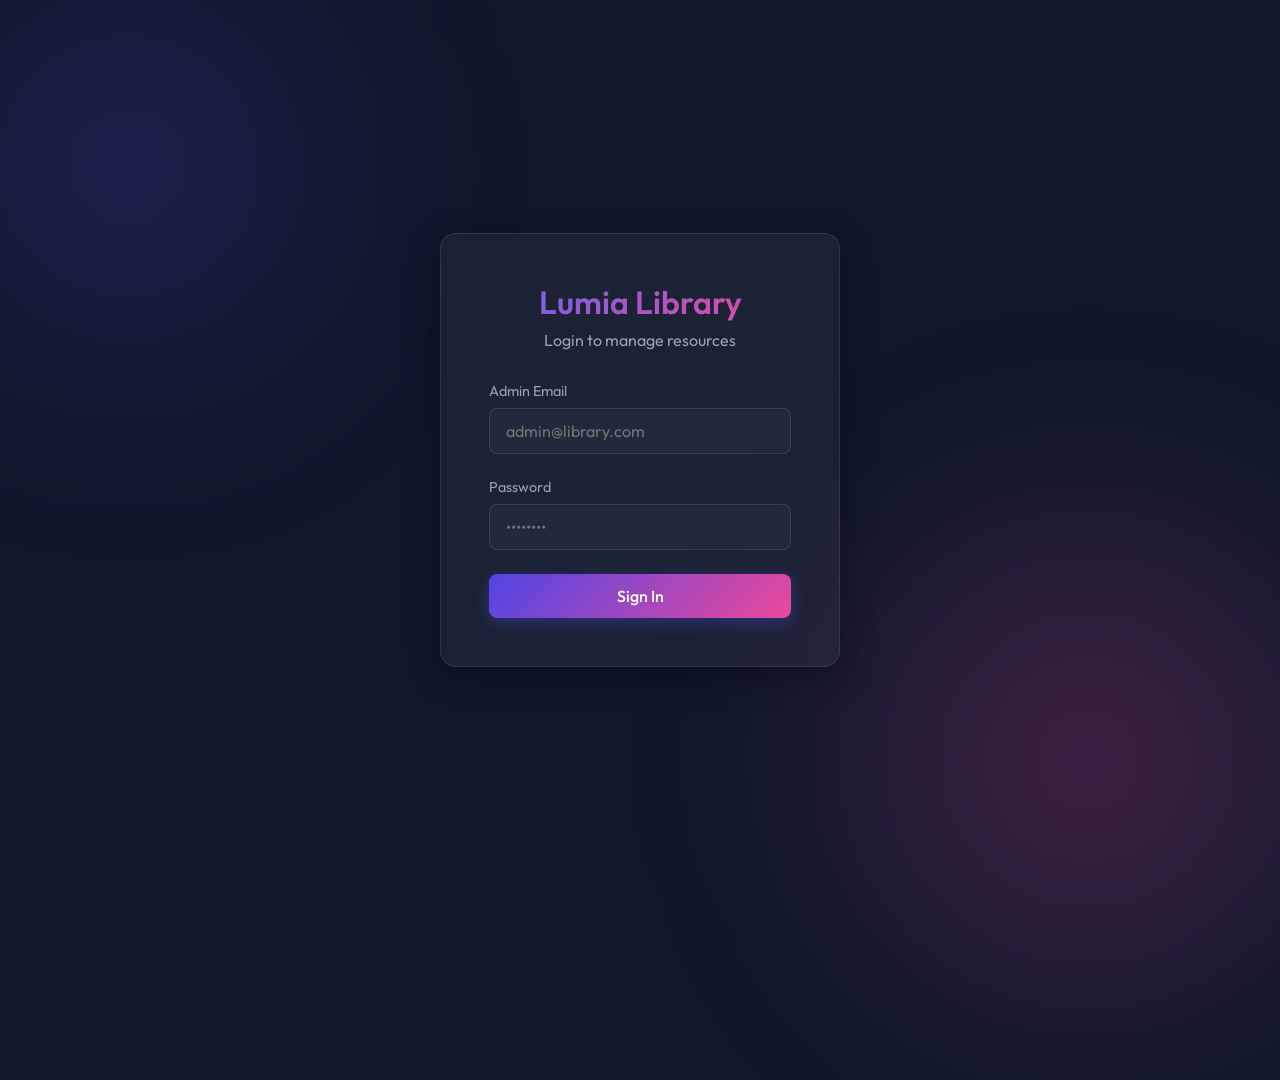
<file: index.html>
<!DOCTYPE html>
<html lang="en">
<head>
    <meta charset="UTF-8">
    <meta name="viewport" content="width=device-width, initial-scale=1.0">
    <title>Library Management - Login</title>
    <link rel="stylesheet" href="style.css">
</head>
<body class="login-body">
    <div class="glass-panel login-container">
        <h1 class="text-gradient">Lumia Library</h1>
        <p>Login to manage resources</p>
        
        <form class="login-form" id="loginForm">
            <div class="form-group">
                <label for="email">Admin Email</label>
                <input type="email" id="email" class="form-control" placeholder="admin@library.com" required>
            </div>
            <div class="form-group">
                <label for="password">Password</label>
                <input type="password" id="password" class="form-control" placeholder="••••••••" required>
            </div>
            <button type="submit" class="btn btn-primary" style="width: 100%;">Sign In</button>
        </form>
    </div>

    <script src="app.js"></script>
</body>
</html>
</file>
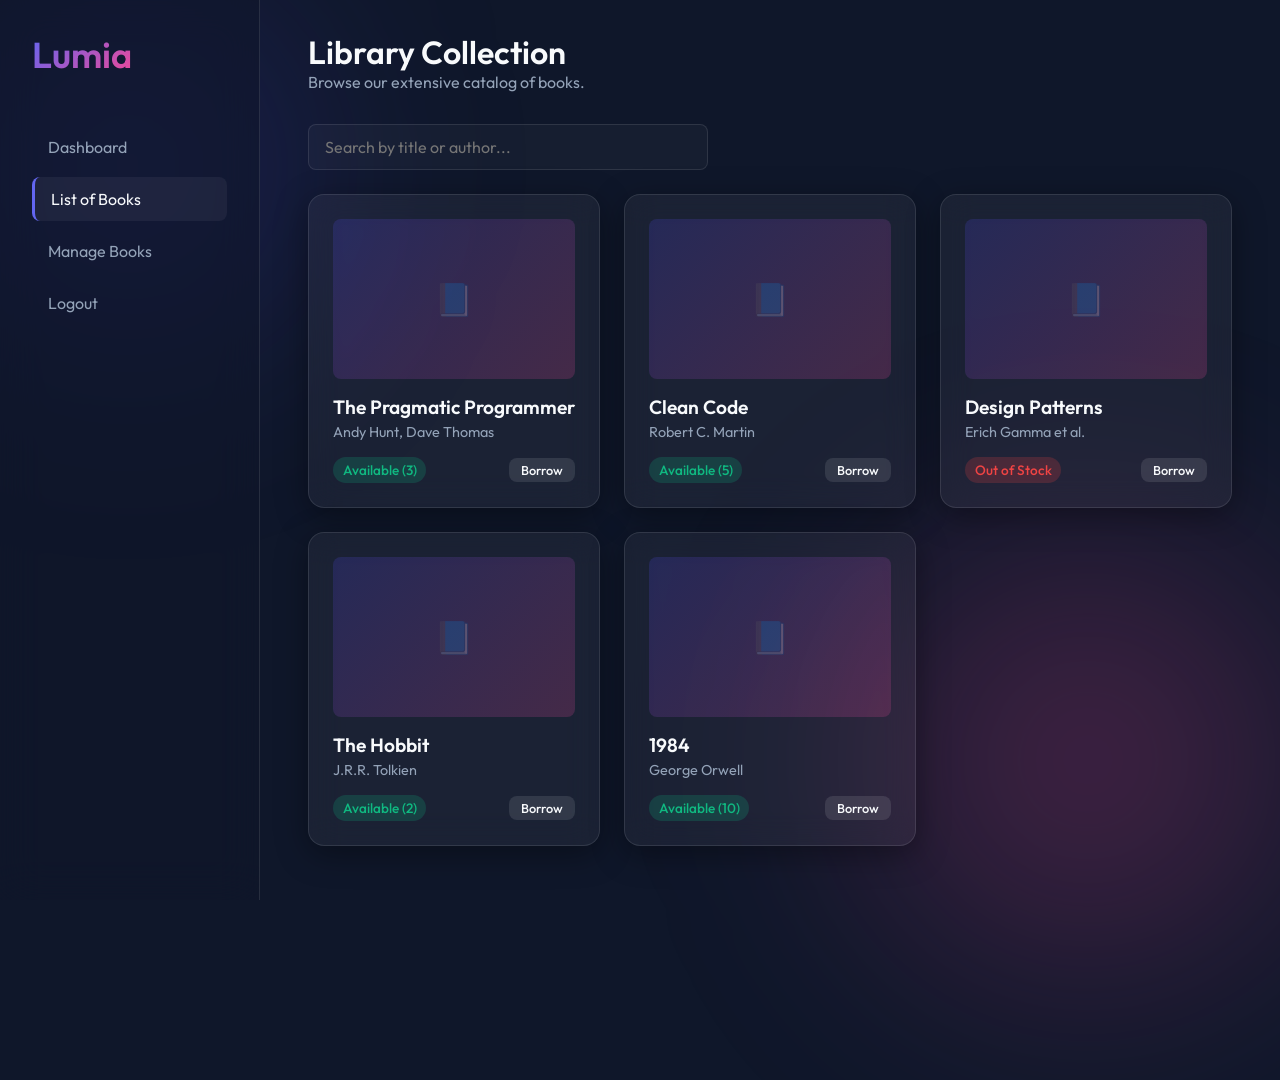
<file: books.html>
<!DOCTYPE html>
<html lang="en">
<head>
    <meta charset="UTF-8">
    <meta name="viewport" content="width=device-width, initial-scale=1.0">
    <title>List of Books - Lumia Library</title>
    <link rel="stylesheet" href="style.css">
</head>
<body>
    <!-- Sidebar Navigation -->
    <aside class="sidebar">
        <div class="logo">
            <h2 class="text-gradient">Lumia</h2>
        </div>
        <ul class="nav-menu">
            <li><a href="home.html">Dashboard</a></li>
            <li class="active"><a href="books.html">List of Books</a></li>
            <li><a href="manage-books.html">Manage Books</a></li>
            <li><a href="index.html" onclick="logout()">Logout</a></li>
        </ul>
    </aside>

    <!-- Main Content -->
    <div class="main-wrapper">
        <header class="top-header">
            <div>
                <h1>Library Collection</h1>
                <p style="color: var(--text-muted);">Browse our extensive catalog of books.</p>
            </div>
        </header>

        <section class="content-area">
            <div class="books-toolbar">
                <input type="text" id="searchInput" class="form-control search-input" placeholder="Search by title or author...">
            </div>

            <div class="books-grid" id="booksGrid">
                <!-- Books will be dynamically inserted here -->
            </div>
            
            <div id="noResults" style="display: none; text-align: center; padding: 3rem; color: var(--text-muted);">
                <h3>No books found matching your search.</h3>
            </div>
        </section>
    </div>

    <script src="app.js"></script>
    <script>
        // Specific init for books page
        document.addEventListener('DOMContentLoaded', () => {
            renderBooksList();
            document.getElementById('searchInput').addEventListener('input', (e) => {
                renderBooksList(e.target.value);
            });
        });
    </script>
</body>
</html>
</file>
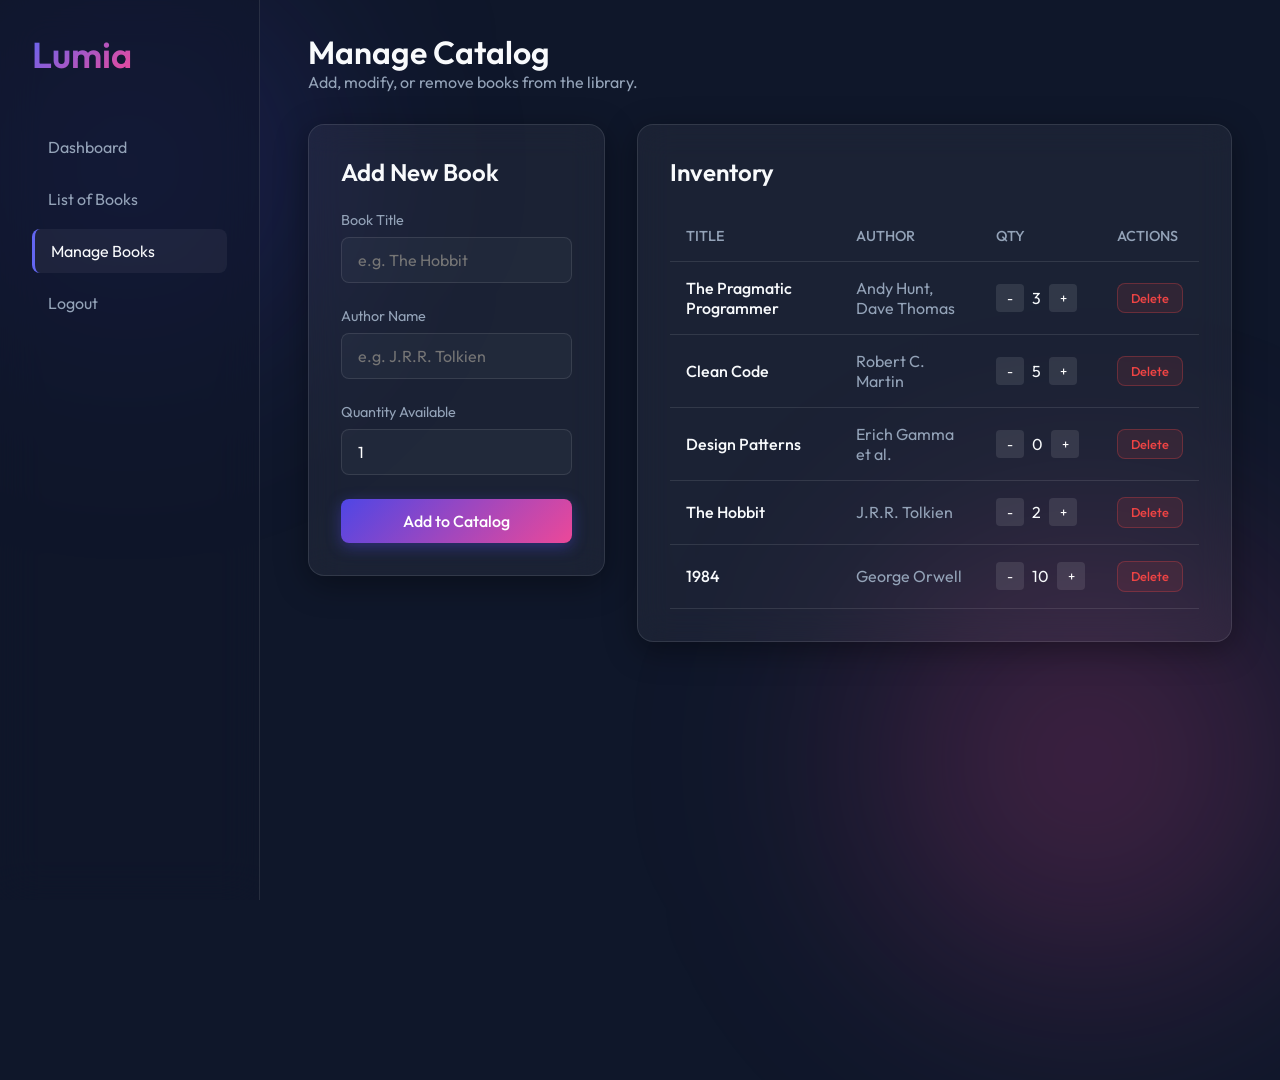
<file: manage-books.html>
<!DOCTYPE html>
<html lang="en">
<head>
    <meta charset="UTF-8">
    <meta name="viewport" content="width=device-width, initial-scale=1.0">
    <title>Manage Books - Lumia Library</title>
    <link rel="stylesheet" href="style.css">
</head>
<body>
    <!-- Sidebar Navigation -->
    <aside class="sidebar">
        <div class="logo">
            <h2 class="text-gradient">Lumia</h2>
        </div>
        <ul class="nav-menu">
            <li><a href="home.html">Dashboard</a></li>
            <li><a href="books.html">List of Books</a></li>
            <li class="active"><a href="manage-books.html">Manage Books</a></li>
            <li><a href="index.html" onclick="logout()">Logout</a></li>
        </ul>
    </aside>

    <!-- Main Content -->
    <div class="main-wrapper">
        <header class="top-header">
            <div>
                <h1>Manage Catalog</h1>
                <p style="color: var(--text-muted);">Add, modify, or remove books from the library.</p>
            </div>
        </header>

        <section class="content-area">
            <div class="manage-grid">
                
                <!-- Add Book Form -->
                <div>
                    <div class="glass-panel" style="padding: 2rem;">
                        <h2 style="margin-bottom: 1.5rem;">Add New Book</h2>
                        <form id="addBookForm">
                            <div class="form-group">
                                <label>Book Title</label>
                                <input type="text" id="addTitle" class="form-control" required placeholder="e.g. The Hobbit">
                            </div>
                            <div class="form-group">
                                <label>Author Name</label>
                                <input type="text" id="addAuthor" class="form-control" required placeholder="e.g. J.R.R. Tolkien">
                            </div>
                            <div class="form-group">
                                <label>Quantity Available</label>
                                <input type="number" id="addQty" class="form-control" required min="1" value="1">
                            </div>
                            <button type="submit" class="btn btn-primary" style="width: 100%;">Add to Catalog</button>
                        </form>
                    </div>
                </div>

                <!-- Books Table -->
                <div>
                    <div class="glass-panel" style="padding: 2rem;">
                        <h2 style="margin-bottom: 1.5rem;">Inventory</h2>
                        <div class="table-responsive">
                            <table>
                                <thead>
                                    <tr>
                                        <th>Title</th>
                                        <th>Author</th>
                                        <th>Qty</th>
                                        <th>Actions</th>
                                    </tr>
                                </thead>
                                <tbody id="inventoryTbody">
                                    <!-- Dynamic rows -->
                                </tbody>
                            </table>
                        </div>
                    </div>
                </div>
                
            </div>
        </section>
    </div>

    <script src="app.js"></script>
    <script>
        document.addEventListener('DOMContentLoaded', () => {
            renderInventoryTable();
            document.getElementById('addBookForm').addEventListener('submit', handleAddBook);
        });
    </script>
</body>
</html>
</file>
<file: style.css>
@import url('https://fonts.googleapis.com/css2?family=Outfit:wght@300;400;500;600;700&display=swap');

:root {
    --primary: #4F46E5; /* Indigo */
    --primary-light: #6366F1;
    --secondary: #EC4899; /* Pink */
    --bg-dark: #0f172a;
    --text-light: #f8fafc;
    --text-muted: #94a3b8;
    --glass-bg: rgba(255, 255, 255, 0.05);
    --glass-border: rgba(255, 255, 255, 0.1);
    --glass-shadow: 0 8px 32px 0 rgba(0, 0, 0, 0.37);
    --success: #10B981;
    --danger: #EF4444;
    --warning: #F59E0B;
}

* {
    margin: 0;
    padding: 0;
    box-sizing: border-box;
    font-family: 'Outfit', sans-serif;
}

body {
    background-color: var(--bg-dark);
    color: var(--text-light);
    min-height: 100vh;
    display: flex;
    overflow-x: hidden;
    position: relative;
}

/* Background Animated Gradient Mesh */
body::before, body::after {
    content: '';
    position: absolute;
    border-radius: 50%;
    filter: blur(100px);
    z-index: -1;
    animation: drift 20s infinite alternate;
}

body::before {
    width: 40vw;
    height: 40vw;
    background: radial-gradient(circle, rgba(79,70,229,0.3) 0%, rgba(0,0,0,0) 70%);
    top: -10%;
    left: -10%;
}

body::after {
    width: 50vw;
    height: 50vw;
    background: radial-gradient(circle, rgba(236,72,153,0.3) 0%, rgba(0,0,0,0) 70%);
    bottom: -20%;
    right: -10%;
    animation-delay: -5s;
}

@keyframes drift {
    0% { transform: translate(0, 0); }
    100% { transform: translate(100px, 50px); }
}

/* Typography & Utils */
h1, h2, h3 { font-weight: 600; }
a { text-decoration: none; color: inherit; }
.text-gradient {
    background: linear-gradient(135deg, var(--primary-light), var(--secondary));
    -webkit-background-clip: text;
    -webkit-text-fill-color: transparent;
}
.btn {
    padding: 0.75rem 1.5rem;
    border: none;
    border-radius: 8px;
    font-weight: 500;
    cursor: pointer;
    transition: all 0.3s ease;
    display: inline-flex;
    align-items: center;
    justify-content: center;
    gap: 0.5rem;
    font-size: 1rem;
}
.btn-primary {
    background: linear-gradient(135deg, var(--primary), var(--secondary));
    color: white;
    box-shadow: 0 4px 15px rgba(79, 70, 229, 0.4);
}
.btn-primary:hover {
    transform: translateY(-2px);
    box-shadow: 0 6px 20px rgba(236, 72, 153, 0.5);
}
.btn-danger {
    background: rgba(239, 68, 68, 0.1);
    color: var(--danger);
    border: 1px solid rgba(239, 68, 68, 0.3);
}
.btn-danger:hover {
    background: var(--danger);
    color: white;
}
.btn-secondary {
    background: rgba(255, 255, 255, 0.1);
    color: var(--text-light);
}
.btn-secondary:hover {
    background: rgba(255, 255, 255, 0.2);
}

/* Form Styles */
.form-group {
    margin-bottom: 1.5rem;
}
.form-group label {
    display: block;
    margin-bottom: 0.5rem;
    color: var(--text-muted);
    font-size: 0.9rem;
}
.form-control {
    width: 100%;
    padding: 0.75rem 1rem;
    background: rgba(255, 255, 255, 0.03);
    border: 1px solid var(--glass-border);
    border-radius: 8px;
    color: white;
    font-size: 1rem;
    transition: all 0.3s;
}
.form-control:focus {
    outline: none;
    border-color: var(--primary-light);
    background: rgba(255, 255, 255, 0.08);
}

/* Glass Card */
.glass-panel {
    background: var(--glass-bg);
    backdrop-filter: blur(16px);
    -webkit-backdrop-filter: blur(16px);
    border: 1px solid var(--glass-border);
    border-radius: 16px;
    box-shadow: var(--glass-shadow);
}

/* Sidebar */
.sidebar {
    width: 260px;
    height: 100vh;
    padding: 2rem;
    display: flex;
    flex-direction: column;
    position: fixed;
    border-right: 1px solid var(--glass-border);
    background: rgba(15, 23, 42, 0.6);
    backdrop-filter: blur(20px);
    z-index: 10;
}
.sidebar .logo {
    display: flex;
    align-items: center;
    gap: 1rem;
    margin-bottom: 3rem;
    font-size: 1.5rem;
    font-weight: 700;
}
.nav-menu {
    list-style: none;
    display: flex;
    flex-direction: column;
    gap: 0.5rem;
}
.nav-menu li a {
    display: flex;
    align-items: center;
    gap: 1rem;
    padding: 0.75rem 1rem;
    border-radius: 8px;
    color: var(--text-muted);
    transition: all 0.3s ease;
}
.nav-menu li a:hover, .nav-menu li.active a {
    background: var(--glass-bg);
    color: var(--text-light);
}
.nav-menu li.active a {
    border-left: 3px solid var(--primary-light);
}

/* Main Content Area */
.main-wrapper {
    margin-left: 260px; /* Offset for sidebar */
    flex: 1;
    min-height: 100vh;
}
.top-header {
    padding: 2rem 3rem;
    display: flex;
    justify-content: space-between;
    align-items: center;
}
.content-area {
    padding: 0 3rem 3rem;
}

/* Login Page Specific */
.login-body {
    justify-content: center;
    align-items: center;
    margin: 0;
}
.login-container {
    width: 100%;
    max-width: 400px;
    padding: 3rem;
    text-align: center;
}
.login-container h1 {
    margin-bottom: 0.5rem;
}
.login-container p {
    margin-bottom: 2rem;
    color: var(--text-muted);
}
.login-form {
    text-align: left;
}

/* Dashboard Stats Grid */
.stats-grid {
    display: grid;
    grid-template-columns: repeat(auto-fit, minmax(240px, 1fr));
    gap: 1.5rem;
    margin-bottom: 2rem;
}
.stat-card {
    padding: 1.5rem;
    display: flex;
    flex-direction: column;
    gap: 0.5rem;
}
.stat-card .stat-title {
    color: var(--text-muted);
    font-size: 0.9rem;
    text-transform: uppercase;
    letter-spacing: 0.5px;
}
.stat-card .stat-value {
    font-size: 2.5rem;
    font-weight: 700;
}

/* Books Grid */
.books-toolbar {
    display: flex;
    justify-content: space-between;
    margin-bottom: 1.5rem;
    gap: 1rem;
}
.search-input {
    flex: 1;
    max-width: 400px;
}
.books-grid {
    display: grid;
    grid-template-columns: repeat(auto-fill, minmax(280px, 1fr));
    gap: 1.5rem;
}
.book-card {
    padding: 1.5rem;
    transition: transform 0.3s ease, box-shadow 0.3s ease;
    display: flex;
    flex-direction: column;
}
.book-card:hover {
    transform: translateY(-5px);
    box-shadow: 0 12px 40px rgba(0,0,0,0.5);
}
.book-cover-placeholder {
    height: 160px;
    background: linear-gradient(135deg, rgba(79, 70, 229, 0.2), rgba(236, 72, 153, 0.2));
    border-radius: 8px;
    margin-bottom: 1rem;
    display: flex;
    align-items: center;
    justify-content: center;
    font-size: 2rem;
    color: rgba(255,255,255,0.2);
}
.book-info h3 {
    font-size: 1.2rem;
    margin-bottom: 0.25rem;
}
.book-info p.author {
    color: var(--text-muted);
    font-size: 0.9rem;
    margin-bottom: 1rem;
}
.book-meta {
    display: flex;
    justify-content: space-between;
    align-items: center;
    margin-top: auto;
    font-size: 0.85rem;
}
.badge {
    padding: 0.25rem 0.6rem;
    border-radius: 20px;
    font-weight: 500;
}
.badge.available {
    background: rgba(16, 185, 129, 0.2);
    color: var(--success);
}
.badge.unavailable {
    background: rgba(239, 68, 68, 0.2);
    color: var(--danger);
}

/* Manage Books Table */
.table-responsive {
    width: 100%;
    overflow-x: auto;
}
table {
    width: 100%;
    border-collapse: collapse;
}
th, td {
    padding: 1rem;
    text-align: left;
    border-bottom: 1px solid var(--glass-border);
}
th {
    color: var(--text-muted);
    font-weight: 500;
    font-size: 0.9rem;
    text-transform: uppercase;
}
tbody tr {
    transition: background 0.2s;
}
tbody tr:hover {
    background: rgba(255, 255, 255, 0.05);
}
.action-btns {
    display: flex;
    gap: 0.5rem;
}
.qty-control {
    display: flex;
    align-items: center;
    gap: 0.5rem;
}
.qty-btn {
    background: rgba(255, 255, 255, 0.1);
    border: none;
    color: white;
    width: 28px;
    height: 28px;
    border-radius: 4px;
    cursor: pointer;
    display: flex;
    align-items: center;
    justify-content: center;
}
.qty-btn:hover { background: rgba(255, 255, 255, 0.2); }

/* Layout Grid for Manage Books */
.manage-grid {
    display: grid;
    grid-template-columns: 1fr 2fr;
    gap: 2rem;
}
@media (max-width: 900px) {
    .manage-grid {
        grid-template-columns: 1fr;
    }
}
</file>
